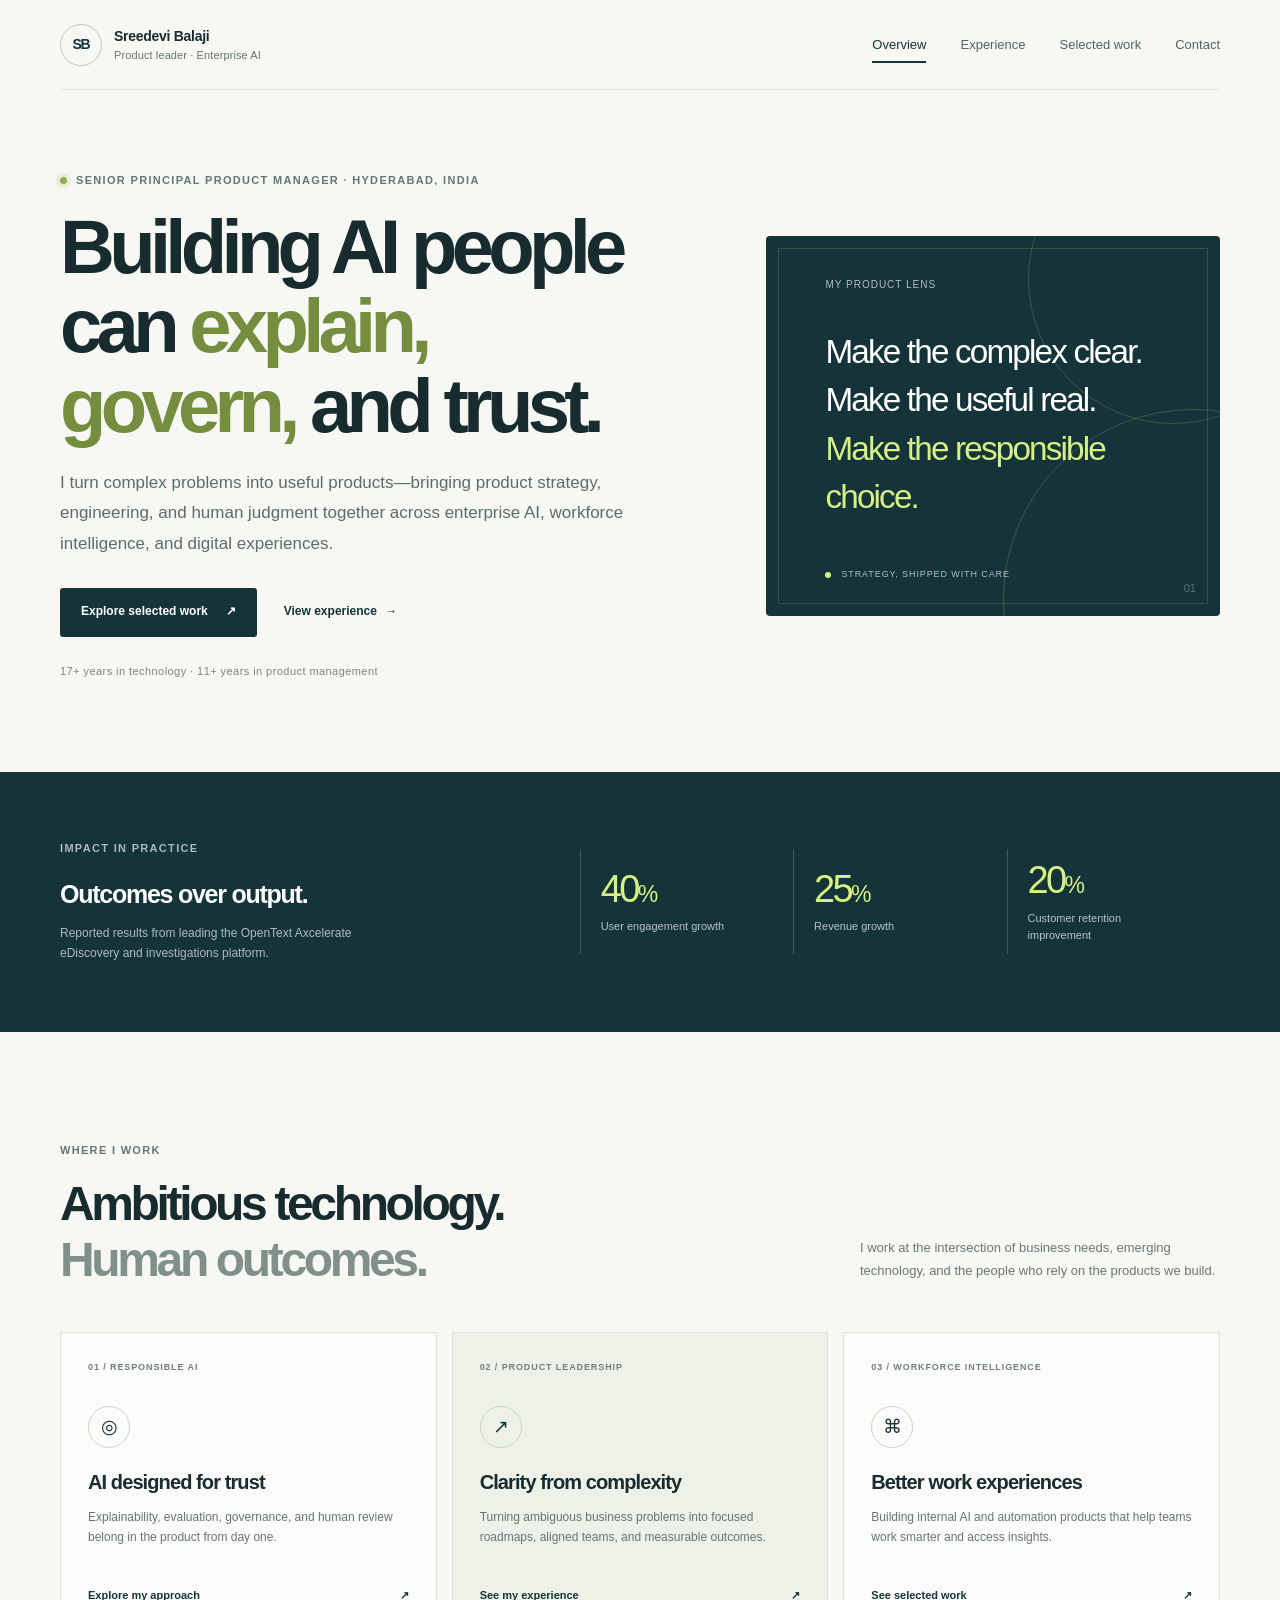
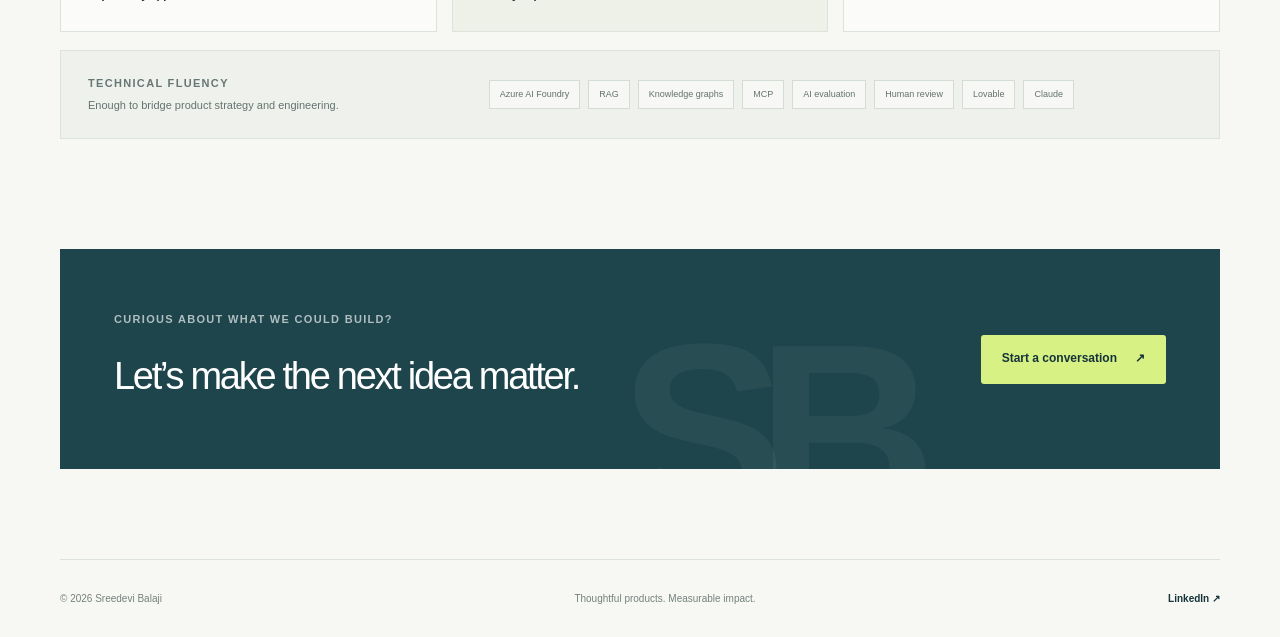
<file: index.html>
<!doctype html>
<html lang="en">
<head>
  <meta charset="utf-8">
  <meta name="viewport" content="width=device-width, initial-scale=1">
  <meta name="theme-color" content="#15343a">
  <meta name="description" content="Sreedevi Balaji is a senior product leader building explainable, trustworthy enterprise AI and workforce products.">
  <title>Sreedevi Balaji | Product leader for enterprise AI</title>
  <link rel="stylesheet" href="styles.css">
  <script src="script.js" defer></script>
</head>
<body>
  <a class="skip-link" href="#main">Skip to content</a>
  <header class="site-header">
    <a class="brand" href="index.html" aria-label="Sreedevi Balaji home">
      <span class="brand-mark" aria-hidden="true">SB</span>
      <span class="brand-name">Sreedevi Balaji<span class="brand-role">Product leader · Enterprise AI</span></span>
    </a>
    <button class="menu-toggle" type="button" aria-expanded="false" aria-controls="primary-nav" aria-label="Open navigation">
      <span></span><span></span>
    </button>
    <nav class="nav-links" id="primary-nav" aria-label="Main navigation">
      <a href="index.html" aria-current="page">Overview</a>
      <a href="experience.html">Experience</a>
      <a href="projects.html">Selected work</a>
      <a href="contact.html">Contact</a>
    </nav>
  </header>

  <main id="main">
    <section class="hero section-shell">
      <div class="hero-copy">
        <p class="eyebrow"><span class="eyebrow-dot"></span> Senior Principal Product Manager · Hyderabad, India</p>
        <h1>Building AI people can <span class="text-highlight">explain, govern,</span> and trust.</h1>
        <p class="hero-lede">I turn complex problems into useful products—bringing product strategy, engineering, and human judgment together across enterprise AI, workforce intelligence, and digital experiences.</p>
        <div class="button-row">
          <a class="button button-dark" href="projects.html">Explore selected work <span aria-hidden="true">↗</span></a>
          <a class="text-link" href="experience.html">View experience <span aria-hidden="true">→</span></a>
        </div>
        <p class="hero-note">17+ years in technology · 11+ years in product management</p>
      </div>
      <aside class="hero-card" aria-label="Product leadership principles">
        <div class="orbit orbit-one" aria-hidden="true"></div>
        <div class="orbit orbit-two" aria-hidden="true"></div>
        <div class="hero-card-content">
          <span class="card-kicker">My product lens</span>
          <p>Make the complex clear.<br>Make the useful real.<br><span>Make the responsible choice.</span></p>
          <div class="hero-card-foot">
            <span class="signal-dot"></span>
            <span>Strategy, shipped with care</span>
          </div>
        </div>
        <span class="hero-card-number" aria-hidden="true">01</span>
      </aside>
    </section>

    <section class="proof-band" aria-labelledby="proof-title">
      <div class="section-shell proof-inner">
        <div class="proof-intro">
          <p class="eyebrow eyebrow-light">Impact in practice</p>
          <h2 id="proof-title">Outcomes over output.</h2>
          <p>Reported results from leading the OpenText Axcelerate eDiscovery and investigations platform.</p>
        </div>
        <div class="stat-grid">
          <div class="stat">
            <strong>40<span>%</span></strong>
            <span>User engagement growth</span>
          </div>
          <div class="stat">
            <strong>25<span>%</span></strong>
            <span>Revenue growth</span>
          </div>
          <div class="stat">
            <strong>20<span>%</span></strong>
            <span>Customer retention improvement</span>
          </div>
        </div>
      </div>
    </section>

    <section class="section-shell section-padding" aria-labelledby="focus-title">
      <div class="section-heading">
        <div>
          <p class="eyebrow">Where I work</p>
          <h2 id="focus-title">Ambitious technology.<br><span class="muted-heading">Human outcomes.</span></h2>
        </div>
        <p class="section-aside">I work at the intersection of business needs, emerging technology, and the people who rely on the products we build.</p>
      </div>
      <div class="focus-grid">
        <article class="focus-card">
          <span class="focus-index">01 / RESPONSIBLE AI</span>
          <div class="focus-icon" aria-hidden="true">◎</div>
          <h3>AI designed for trust</h3>
          <p>Explainability, evaluation, governance, and human review belong in the product from day one.</p>
          <a href="projects.html#responsible-ai" class="card-link">Explore my approach <span aria-hidden="true">↗</span></a>
        </article>
        <article class="focus-card focus-card-accent">
          <span class="focus-index">02 / PRODUCT LEADERSHIP</span>
          <div class="focus-icon" aria-hidden="true">↗</div>
          <h3>Clarity from complexity</h3>
          <p>Turning ambiguous business problems into focused roadmaps, aligned teams, and measurable outcomes.</p>
          <a href="experience.html" class="card-link">See my experience <span aria-hidden="true">↗</span></a>
        </article>
        <article class="focus-card">
          <span class="focus-index">03 / WORKFORCE INTELLIGENCE</span>
          <div class="focus-icon" aria-hidden="true">⌘</div>
          <h3>Better work experiences</h3>
          <p>Building internal AI and automation products that help teams work smarter and access insights.</p>
          <a href="projects.html#workforce" class="card-link">See selected work <span aria-hidden="true">↗</span></a>
        </article>
      </div>
      <div class="toolkit-strip">
        <div>
          <p class="eyebrow">Technical fluency</p>
          <p>Enough to bridge product strategy and engineering.</p>
        </div>
        <div class="tag-row" aria-label="AI and prototyping tools">
          <span>Azure AI Foundry</span>
          <span>RAG</span>
          <span>Knowledge graphs</span>
          <span>MCP</span>
          <span>AI evaluation</span>
          <span>Human review</span>
          <span>Lovable</span>
          <span>Claude</span>
        </div>
      </div>
    </section>

    <section class="closing-banner section-shell">
      <div>
        <p class="eyebrow eyebrow-light">Curious about what we could build?</p>
        <h2>Let’s make the next idea matter.</h2>
      </div>
      <a class="button button-light" href="contact.html">Start a conversation <span aria-hidden="true">↗</span></a>
      <span class="banner-mark" aria-hidden="true">SB</span>
    </section>
  </main>

  <footer class="site-footer">
    <span>© <span data-current-year>2026</span> Sreedevi Balaji</span>
    <span>Thoughtful products. Measurable impact.</span>
    <a href="https://www.linkedin.com/in/sreedevi-balaji/" target="_blank" rel="noopener noreferrer">LinkedIn <span aria-hidden="true">↗</span></a>
  </footer>
</body>
</html>
</file>
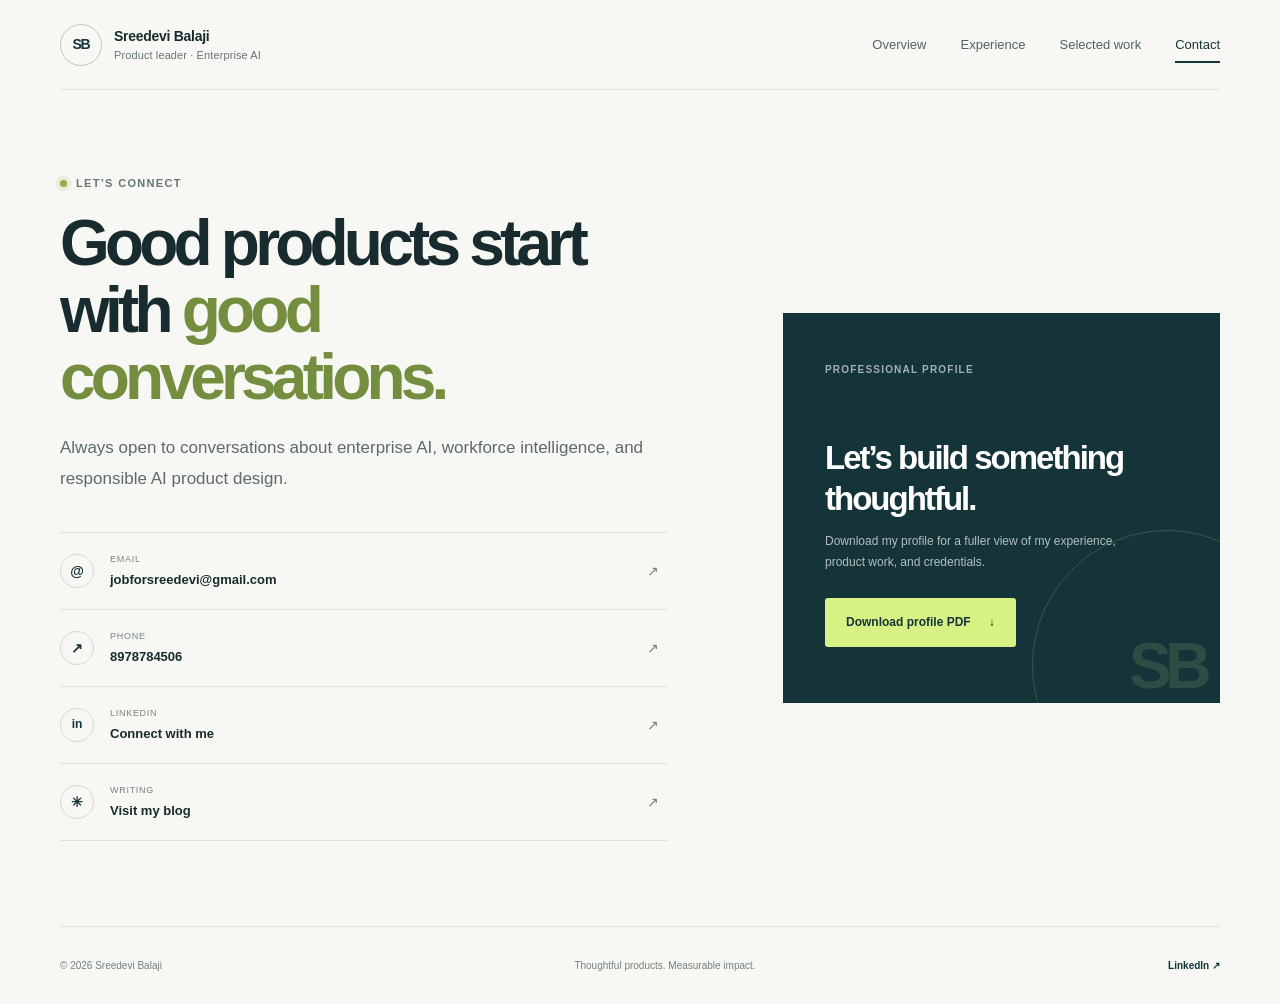
<file: contact.html>
<!doctype html>
<html lang="en">
<head>
  <meta charset="utf-8">
  <meta name="viewport" content="width=device-width, initial-scale=1">
  <meta name="theme-color" content="#15343a">
  <meta name="description" content="Contact Sreedevi Balaji to discuss enterprise AI, workforce intelligence, responsible AI, and product leadership.">
  <title>Contact | Sreedevi Balaji</title>
  <link rel="stylesheet" href="styles.css">
  <script src="script.js" defer></script>
</head>
<body>
  <a class="skip-link" href="#main">Skip to content</a>
  <header class="site-header">
    <a class="brand" href="index.html" aria-label="Sreedevi Balaji home">
      <span class="brand-mark" aria-hidden="true">SB</span>
      <span class="brand-name">Sreedevi Balaji<span class="brand-role">Product leader · Enterprise AI</span></span>
    </a>
    <button class="menu-toggle" type="button" aria-expanded="false" aria-controls="primary-nav" aria-label="Open navigation">
      <span></span><span></span>
    </button>
    <nav class="nav-links" id="primary-nav" aria-label="Main navigation">
      <a href="index.html">Overview</a>
      <a href="experience.html">Experience</a>
      <a href="projects.html">Selected work</a>
      <a href="contact.html" aria-current="page">Contact</a>
    </nav>
  </header>

  <main id="main">
    <section class="contact-hero section-shell">
      <div class="contact-copy">
        <p class="eyebrow"><span class="eyebrow-dot"></span> Let’s connect</p>
        <h1>Good products start with <span class="text-highlight">good conversations.</span></h1>
        <p class="page-lede">Always open to conversations about enterprise AI, workforce intelligence, and responsible AI product design.</p>
        <div class="contact-links">
          <a class="contact-link" href="mailto:jobforsreedevi@gmail.com">
            <span class="contact-link-icon" aria-hidden="true">@</span>
            <span><small>Email</small><strong>jobforsreedevi@gmail.com</strong></span>
            <span class="contact-arrow" aria-hidden="true">↗</span>
          </a>
          <a class="contact-link" href="tel:8978784506">
            <span class="contact-link-icon" aria-hidden="true">↗</span>
            <span><small>Phone</small><strong>8978784506</strong></span>
            <span class="contact-arrow" aria-hidden="true">↗</span>
          </a>
          <a class="contact-link" href="https://www.linkedin.com/in/sreedevi-balaji/" target="_blank" rel="noopener noreferrer">
            <span class="contact-link-icon contact-link-in" aria-hidden="true">in</span>
            <span><small>LinkedIn</small><strong>Connect with me</strong></span>
            <span class="contact-arrow" aria-hidden="true">↗</span>
          </a>
          <a class="contact-link" href="https://sreedevibalajib.wixsite.com/blog" target="_blank" rel="noopener noreferrer">
            <span class="contact-link-icon" aria-hidden="true">✳</span>
            <span><small>Writing</small><strong>Visit my blog</strong></span>
            <span class="contact-arrow" aria-hidden="true">↗</span>
          </a>
        </div>
      </div>
      <aside class="contact-aside">
        <span class="contact-aside-label">Professional profile</span>
        <h2>Let’s build something thoughtful.</h2>
        <p>Download my profile for a fuller view of my experience, product work, and credentials.</p>
        <a class="button button-light" href="Profile.pdf" download>Download profile PDF <span aria-hidden="true">↓</span></a>
        <span class="contact-orbit" aria-hidden="true">SB</span>
      </aside>
    </section>
  </main>

  <footer class="site-footer">
    <span>© <span data-current-year>2026</span> Sreedevi Balaji</span>
    <span>Thoughtful products. Measurable impact.</span>
    <a href="https://www.linkedin.com/in/sreedevi-balaji/" target="_blank" rel="noopener noreferrer">LinkedIn <span aria-hidden="true">↗</span></a>
  </footer>
</body>
</html>
</file>
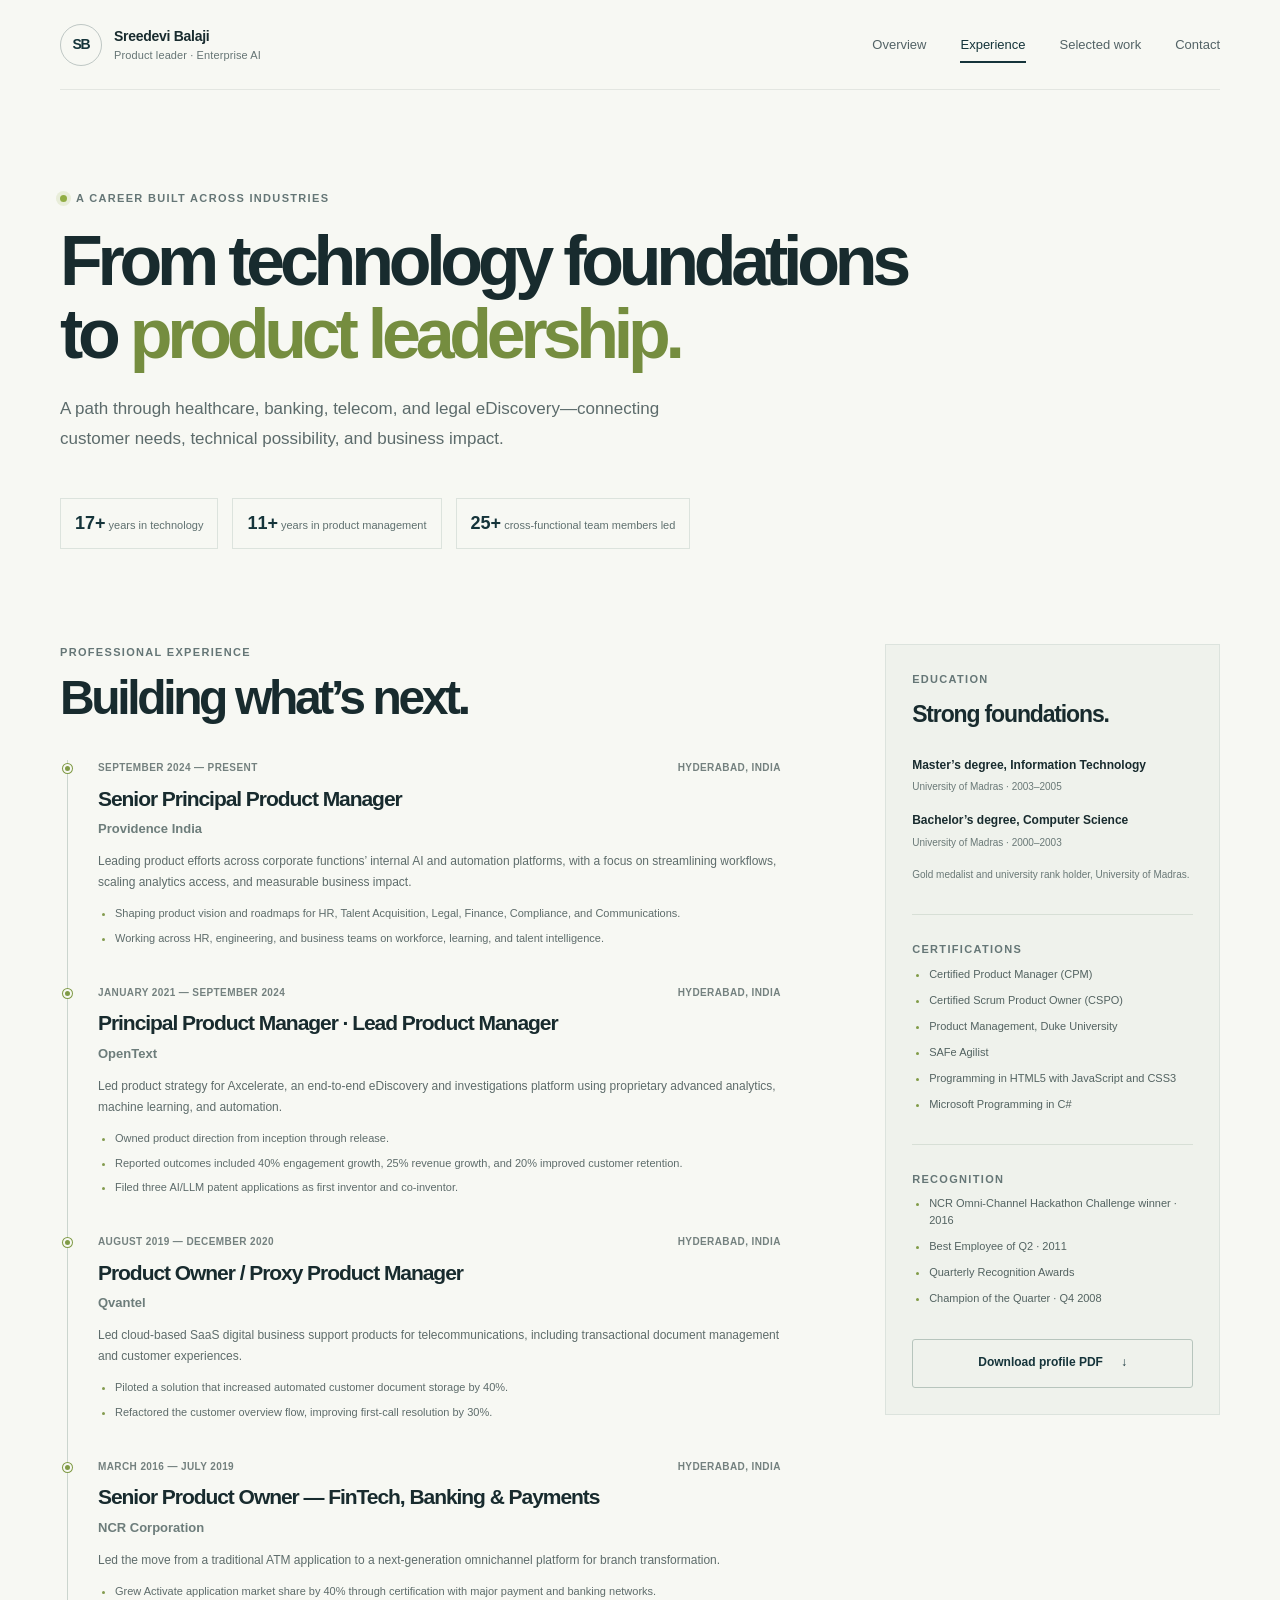
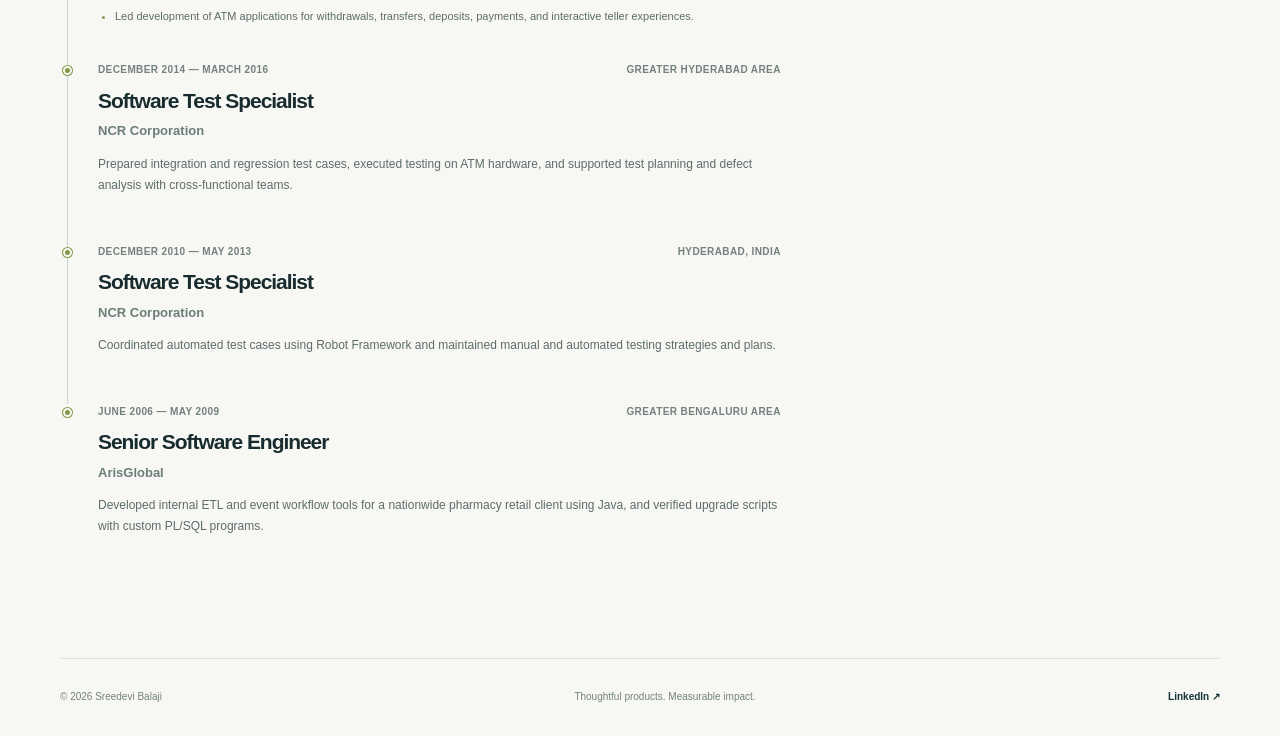
<file: experience.html>
<!doctype html>
<html lang="en">
<head>
  <meta charset="utf-8">
  <meta name="viewport" content="width=device-width, initial-scale=1">
  <meta name="theme-color" content="#15343a">
  <meta name="description" content="Explore Sreedevi Balaji's product leadership experience across enterprise AI, eDiscovery, telecom, financial services, and healthcare.">
  <title>Experience | Sreedevi Balaji</title>
  <link rel="stylesheet" href="styles.css">
  <script src="script.js" defer></script>
</head>
<body>
  <a class="skip-link" href="#main">Skip to content</a>
  <header class="site-header">
    <a class="brand" href="index.html" aria-label="Sreedevi Balaji home">
      <span class="brand-mark" aria-hidden="true">SB</span>
      <span class="brand-name">Sreedevi Balaji<span class="brand-role">Product leader · Enterprise AI</span></span>
    </a>
    <button class="menu-toggle" type="button" aria-expanded="false" aria-controls="primary-nav" aria-label="Open navigation">
      <span></span><span></span>
    </button>
    <nav class="nav-links" id="primary-nav" aria-label="Main navigation">
      <a href="index.html">Overview</a>
      <a href="experience.html" aria-current="page">Experience</a>
      <a href="projects.html">Selected work</a>
      <a href="contact.html">Contact</a>
    </nav>
  </header>

  <main id="main">
    <section class="page-hero section-shell">
      <p class="eyebrow"><span class="eyebrow-dot"></span> A career built across industries</p>
      <h1>From technology foundations to <span class="text-highlight">product leadership.</span></h1>
      <p class="page-lede">A path through healthcare, banking, telecom, and legal eDiscovery—connecting customer needs, technical possibility, and business impact.</p>
      <div class="experience-highlights">
        <span><strong>17+</strong> years in technology</span>
        <span><strong>11+</strong> years in product management</span>
        <span><strong>25+</strong> cross-functional team members led</span>
      </div>
    </section>

    <section class="section-shell section-padding experience-layout" aria-label="Professional experience and credentials">
      <div class="timeline">
        <div class="timeline-heading">
          <p class="eyebrow">Professional experience</p>
          <h2>Building what’s next.</h2>
        </div>
        <article class="timeline-item">
          <span class="timeline-marker" aria-hidden="true"></span>
          <div class="timeline-meta"><span>September 2024 — Present</span><span class="timeline-location">Hyderabad, India</span></div>
          <h3>Senior Principal Product Manager</h3>
          <p class="company-name">Providence India</p>
          <p>Leading product efforts across corporate functions’ internal AI and automation platforms, with a focus on streamlining workflows, scaling analytics access, and measurable business impact.</p>
          <ul class="detail-list">
            <li>Shaping product vision and roadmaps for HR, Talent Acquisition, Legal, Finance, Compliance, and Communications.</li>
            <li>Working across HR, engineering, and business teams on workforce, learning, and talent intelligence.</li>
          </ul>
        </article>
        <article class="timeline-item">
          <span class="timeline-marker" aria-hidden="true"></span>
          <div class="timeline-meta"><span>January 2021 — September 2024</span><span class="timeline-location">Hyderabad, India</span></div>
          <h3>Principal Product Manager · Lead Product Manager</h3>
          <p class="company-name">OpenText</p>
          <p>Led product strategy for Axcelerate, an end-to-end eDiscovery and investigations platform using proprietary advanced analytics, machine learning, and automation.</p>
          <ul class="detail-list">
            <li>Owned product direction from inception through release.</li>
            <li>Reported outcomes included 40% engagement growth, 25% revenue growth, and 20% improved customer retention.</li>
            <li>Filed three AI/LLM patent applications as first inventor and co-inventor.</li>
          </ul>
        </article>
        <article class="timeline-item">
          <span class="timeline-marker" aria-hidden="true"></span>
          <div class="timeline-meta"><span>August 2019 — December 2020</span><span class="timeline-location">Hyderabad, India</span></div>
          <h3>Product Owner / Proxy Product Manager</h3>
          <p class="company-name">Qvantel</p>
          <p>Led cloud-based SaaS digital business support products for telecommunications, including transactional document management and customer experiences.</p>
          <ul class="detail-list">
            <li>Piloted a solution that increased automated customer document storage by 40%.</li>
            <li>Refactored the customer overview flow, improving first-call resolution by 30%.</li>
          </ul>
        </article>
        <article class="timeline-item">
          <span class="timeline-marker" aria-hidden="true"></span>
          <div class="timeline-meta"><span>March 2016 — July 2019</span><span class="timeline-location">Hyderabad, India</span></div>
          <h3>Senior Product Owner — FinTech, Banking & Payments</h3>
          <p class="company-name">NCR Corporation</p>
          <p>Led the move from a traditional ATM application to a next-generation omnichannel platform for branch transformation.</p>
          <ul class="detail-list">
            <li>Grew Activate application market share by 40% through certification with major payment and banking networks.</li>
            <li>Led development of ATM applications for withdrawals, transfers, deposits, payments, and interactive teller experiences.</li>
          </ul>
        </article>
        <article class="timeline-item">
          <span class="timeline-marker" aria-hidden="true"></span>
          <div class="timeline-meta"><span>December 2014 — March 2016</span><span class="timeline-location">Greater Hyderabad Area</span></div>
          <h3>Software Test Specialist</h3>
          <p class="company-name">NCR Corporation</p>
          <p>Prepared integration and regression test cases, executed testing on ATM hardware, and supported test planning and defect analysis with cross-functional teams.</p>
        </article>
        <article class="timeline-item">
          <span class="timeline-marker" aria-hidden="true"></span>
          <div class="timeline-meta"><span>December 2010 — May 2013</span><span class="timeline-location">Hyderabad, India</span></div>
          <h3>Software Test Specialist</h3>
          <p class="company-name">NCR Corporation</p>
          <p>Coordinated automated test cases using Robot Framework and maintained manual and automated testing strategies and plans.</p>
        </article>
        <article class="timeline-item">
          <span class="timeline-marker" aria-hidden="true"></span>
          <div class="timeline-meta"><span>June 2006 — May 2009</span><span class="timeline-location">Greater Bengaluru Area</span></div>
          <h3>Senior Software Engineer</h3>
          <p class="company-name">ArisGlobal</p>
          <p>Developed internal ETL and event workflow tools for a nationwide pharmacy retail client using Java, and verified upgrade scripts with custom PL/SQL programs.</p>
        </article>
      </div>

      <aside class="credentials-panel">
        <div class="credential-block">
          <p class="eyebrow">Education</p>
          <h2>Strong foundations.</h2>
          <div class="credential-item">
            <strong>Master’s degree, Information Technology</strong>
            <span>University of Madras · 2003–2005</span>
          </div>
          <div class="credential-item">
            <strong>Bachelor’s degree, Computer Science</strong>
            <span>University of Madras · 2000–2003</span>
          </div>
          <p class="credential-note">Gold medalist and university rank holder, University of Madras.</p>
        </div>
        <div class="credential-block">
          <p class="eyebrow">Certifications</p>
          <ul class="credential-list">
            <li>Certified Product Manager (CPM)</li>
            <li>Certified Scrum Product Owner (CSPO)</li>
            <li>Product Management, Duke University</li>
            <li>SAFe Agilist</li>
            <li>Programming in HTML5 with JavaScript and CSS3</li>
            <li>Microsoft Programming in C#</li>
          </ul>
        </div>
        <div class="credential-block">
          <p class="eyebrow">Recognition</p>
          <ul class="credential-list">
            <li>NCR Omni-Channel Hackathon Challenge winner · 2016</li>
            <li>Best Employee of Q2 · 2011</li>
            <li>Quarterly Recognition Awards</li>
            <li>Champion of the Quarter · Q4 2008</li>
          </ul>
        </div>
        <a class="button button-outline" href="Profile.pdf" download>Download profile PDF <span aria-hidden="true">↓</span></a>
      </aside>
    </section>
  </main>

  <footer class="site-footer">
    <span>© <span data-current-year>2026</span> Sreedevi Balaji</span>
    <span>Thoughtful products. Measurable impact.</span>
    <a href="https://www.linkedin.com/in/sreedevi-balaji/" target="_blank" rel="noopener noreferrer">LinkedIn <span aria-hidden="true">↗</span></a>
  </footer>
</body>
</html>
</file>
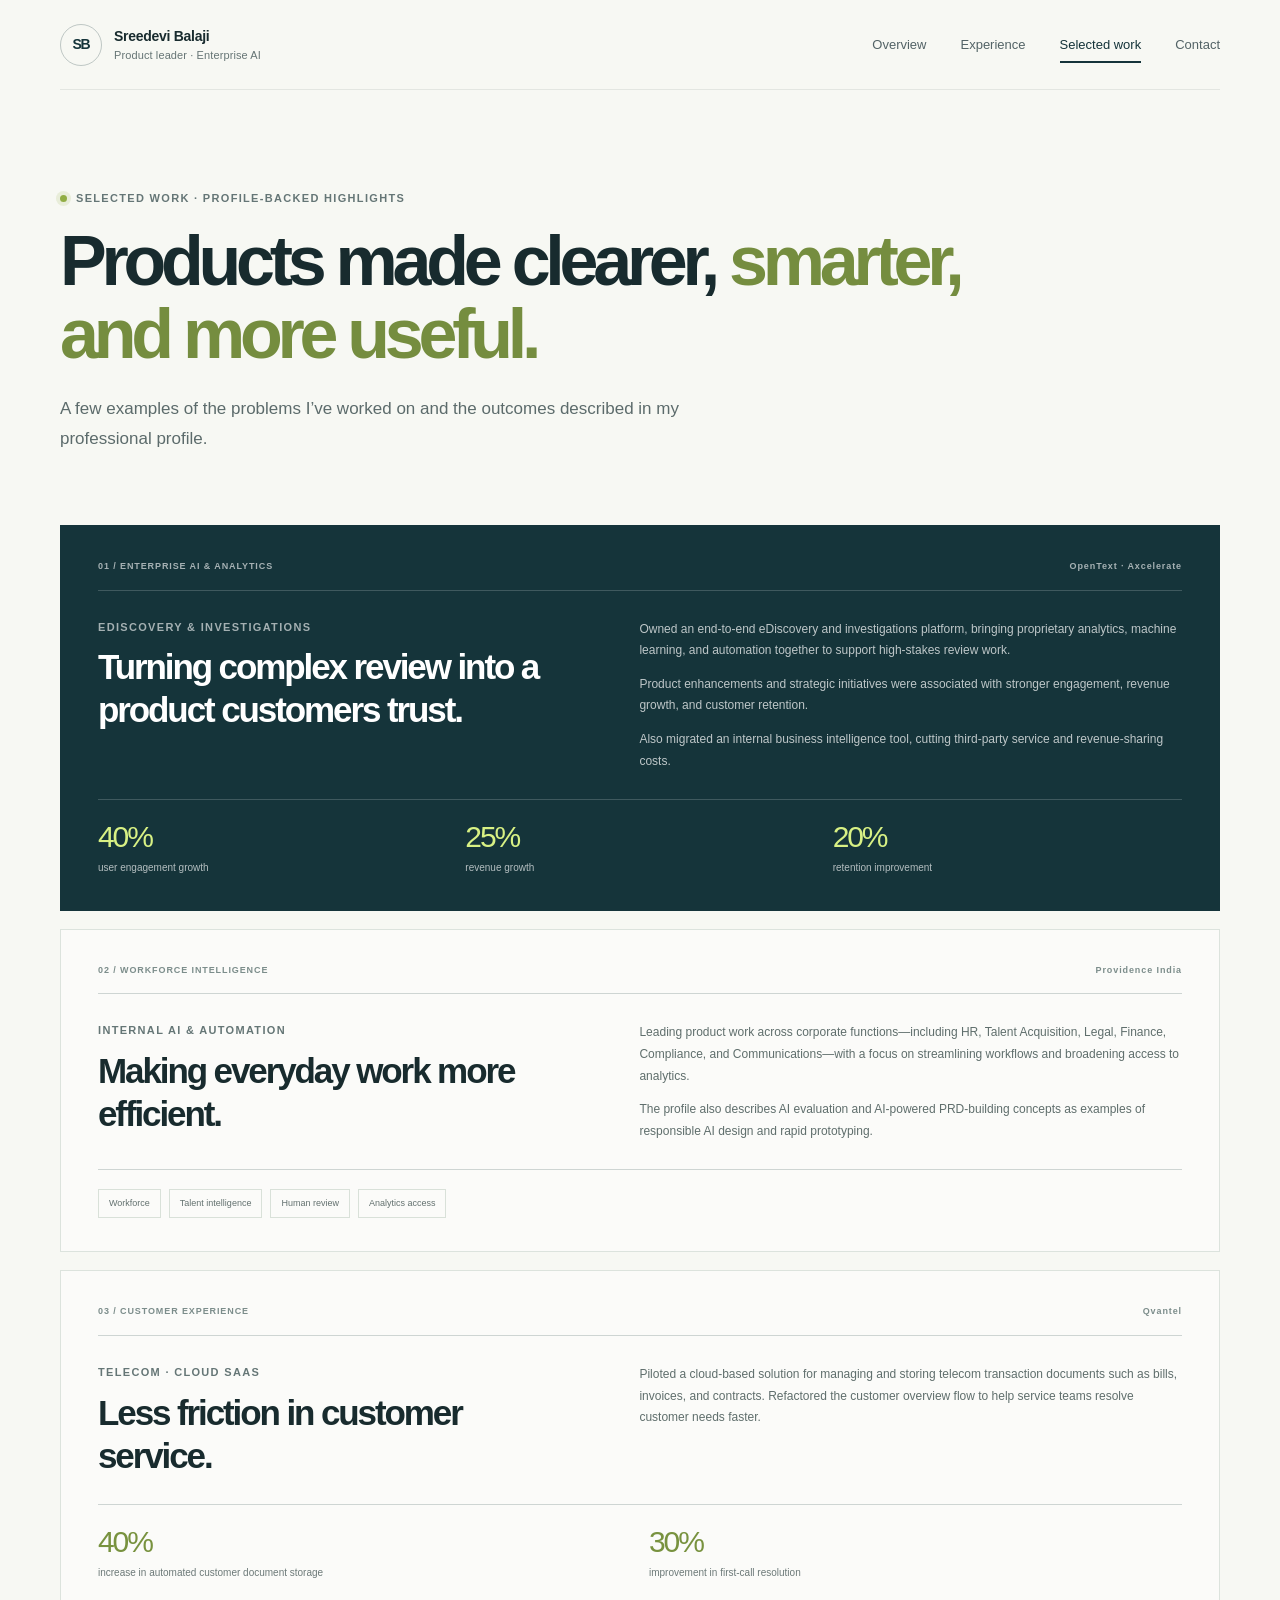
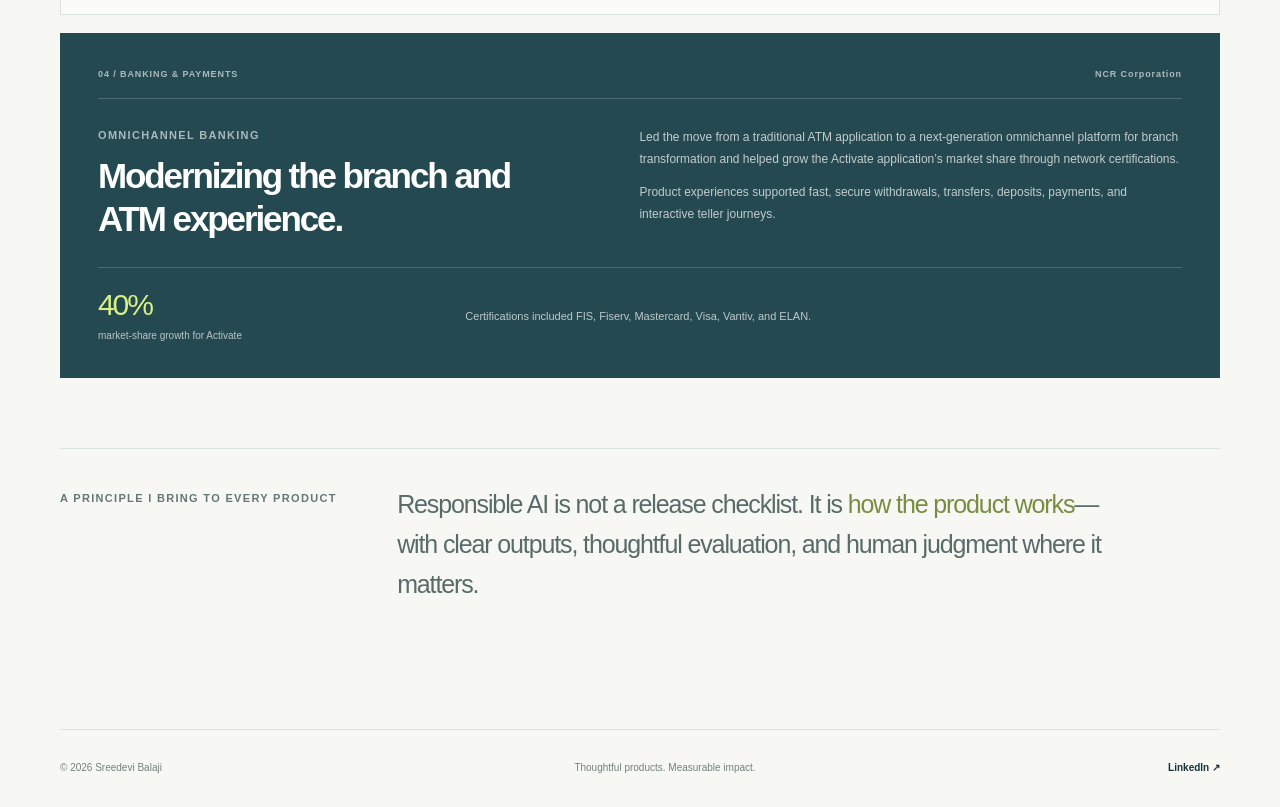
<file: projects.html>
<!doctype html>
<html lang="en">
<head>
  <meta charset="utf-8">
  <meta name="viewport" content="width=device-width, initial-scale=1">
  <meta name="theme-color" content="#15343a">
  <meta name="description" content="Selected product work by Sreedevi Balaji across enterprise AI, eDiscovery, workforce intelligence, telecom, banking, and payments.">
  <title>Selected work | Sreedevi Balaji</title>
  <link rel="stylesheet" href="styles.css">
  <script src="script.js" defer></script>
</head>
<body>
  <a class="skip-link" href="#main">Skip to content</a>
  <header class="site-header">
    <a class="brand" href="index.html" aria-label="Sreedevi Balaji home">
      <span class="brand-mark" aria-hidden="true">SB</span>
      <span class="brand-name">Sreedevi Balaji<span class="brand-role">Product leader · Enterprise AI</span></span>
    </a>
    <button class="menu-toggle" type="button" aria-expanded="false" aria-controls="primary-nav" aria-label="Open navigation">
      <span></span><span></span>
    </button>
    <nav class="nav-links" id="primary-nav" aria-label="Main navigation">
      <a href="index.html">Overview</a>
      <a href="experience.html">Experience</a>
      <a href="projects.html" aria-current="page">Selected work</a>
      <a href="contact.html">Contact</a>
    </nav>
  </header>

  <main id="main">
    <section class="page-hero section-shell">
      <p class="eyebrow"><span class="eyebrow-dot"></span> Selected work · Profile-backed highlights</p>
      <h1>Products made clearer, <span class="text-highlight">smarter, and more useful.</span></h1>
      <p class="page-lede">A few examples of the problems I’ve worked on and the outcomes described in my professional profile.</p>
    </section>

    <section class="section-shell project-list" aria-label="Selected product work">
      <article class="project-card project-card-featured" id="ediscovery">
        <div class="project-topline"><span>01 / ENTERPRISE AI & ANALYTICS</span><span>OpenText · Axcelerate</span></div>
        <div class="project-content">
          <div>
            <p class="eyebrow">eDiscovery & investigations</p>
            <h2>Turning complex review into a product customers trust.</h2>
          </div>
          <div class="project-description">
            <p>Owned an end-to-end eDiscovery and investigations platform, bringing proprietary analytics, machine learning, and automation together to support high-stakes review work.</p>
            <p>Product enhancements and strategic initiatives were associated with stronger engagement, revenue growth, and customer retention.</p>
            <p>Also migrated an internal business intelligence tool, cutting third-party service and revenue-sharing costs.</p>
          </div>
        </div>
        <div class="project-results">
          <div><strong>40%</strong><span>user engagement growth</span></div>
          <div><strong>25%</strong><span>revenue growth</span></div>
          <div><strong>20%</strong><span>retention improvement</span></div>
        </div>
      </article>

      <article class="project-card" id="workforce">
        <div class="project-topline"><span>02 / WORKFORCE INTELLIGENCE</span><span>Providence India</span></div>
        <div class="project-content">
          <div>
            <p class="eyebrow">Internal AI & automation</p>
            <h2>Making everyday work more efficient.</h2>
          </div>
          <div class="project-description">
            <p>Leading product work across corporate functions—including HR, Talent Acquisition, Legal, Finance, Compliance, and Communications—with a focus on streamlining workflows and broadening access to analytics.</p>
            <p>The profile also describes AI evaluation and AI-powered PRD-building concepts as examples of responsible AI design and rapid prototyping.</p>
          </div>
        </div>
        <div class="tag-row"><span>Workforce</span><span>Talent intelligence</span><span>Human review</span><span>Analytics access</span></div>
      </article>

      <article class="project-card" id="telecom">
        <div class="project-topline"><span>03 / CUSTOMER EXPERIENCE</span><span>Qvantel</span></div>
        <div class="project-content">
          <div>
            <p class="eyebrow">Telecom · Cloud SaaS</p>
            <h2>Less friction in customer service.</h2>
          </div>
          <div class="project-description">
            <p>Piloted a cloud-based solution for managing and storing telecom transaction documents such as bills, invoices, and contracts. Refactored the customer overview flow to help service teams resolve customer needs faster.</p>
          </div>
        </div>
        <div class="project-results project-results-two">
          <div><strong>40%</strong><span>increase in automated customer document storage</span></div>
          <div><strong>30%</strong><span>improvement in first-call resolution</span></div>
        </div>
      </article>

      <article class="project-card project-card-dark">
        <div class="project-topline"><span>04 / BANKING & PAYMENTS</span><span>NCR Corporation</span></div>
        <div class="project-content">
          <div>
            <p class="eyebrow">Omnichannel banking</p>
            <h2>Modernizing the branch and ATM experience.</h2>
          </div>
          <div class="project-description">
            <p>Led the move from a traditional ATM application to a next-generation omnichannel platform for branch transformation and helped grow the Activate application’s market share through network certifications.</p>
            <p>Product experiences supported fast, secure withdrawals, transfers, deposits, payments, and interactive teller journeys.</p>
          </div>
        </div>
        <div class="project-results">
          <div><strong>40%</strong><span>market-share growth for Activate</span></div>
          <div class="result-note">Certifications included FIS, Fiserv, Mastercard, Visa, Vantiv, and ELAN.</div>
        </div>
      </article>
    </section>

    <section class="section-shell principles-strip" id="responsible-ai">
      <p class="eyebrow">A principle I bring to every product</p>
      <p>Responsible AI is not a release checklist. It is <em>how the product works</em>—with clear outputs, thoughtful evaluation, and human judgment where it matters.</p>
    </section>
  </main>

  <footer class="site-footer">
    <span>© <span data-current-year>2026</span> Sreedevi Balaji</span>
    <span>Thoughtful products. Measurable impact.</span>
    <a href="https://www.linkedin.com/in/sreedevi-balaji/" target="_blank" rel="noopener noreferrer">LinkedIn <span aria-hidden="true">↗</span></a>
  </footer>
</body>
</html>
</file>
<file: styles.css>
:root {
  color-scheme: light;
  --ink: #182b2e;
  --muted: #667575;
  --deep: #15343a;
  --deep-2: #1d454b;
  --accent: #d8f184;
  --paper: #f7f8f3;
  --white: #fff;
  --line: #dce3dd;
  --serif: "Aptos Display", "Avenir Next", "Segoe UI", sans-serif;
  --sans: "Aptos", "Avenir Next", "Segoe UI", sans-serif;
  --shell: min(1160px, calc(100% - 64px));
}

* {
  box-sizing: border-box;
}

html {
  scroll-behavior: smooth;
}

body {
  margin: 0;
  color: var(--ink);
  background: var(--paper);
  font-family: var(--sans);
  font-size: 16px;
  line-height: 1.65;
  -webkit-font-smoothing: antialiased;
}

a {
  color: inherit;
  text-decoration: none;
}

a:focus-visible,
button:focus-visible {
  outline: 3px solid #99bd3a;
  outline-offset: 4px;
}

.skip-link {
  position: absolute;
  z-index: 10;
  top: 12px;
  left: 12px;
  padding: 10px 16px;
  color: var(--white);
  background: var(--deep);
  transform: translateY(-150%);
}

.skip-link:focus {
  transform: translateY(0);
}

.section-shell {
  width: var(--shell);
  margin-inline: auto;
}

.site-header {
  position: relative;
  z-index: 5;
  display: flex;
  width: var(--shell);
  min-height: 90px;
  margin-inline: auto;
  align-items: center;
  justify-content: space-between;
  border-bottom: 1px solid rgba(24, 43, 46, 0.09);
}

.brand {
  display: inline-flex;
  align-items: center;
  gap: 12px;
}

.brand-mark {
  display: grid;
  width: 42px;
  height: 42px;
  place-items: center;
  border: 1px solid rgba(21, 52, 58, 0.25);
  border-radius: 50%;
  color: var(--deep);
  font-family: var(--serif);
  font-size: 14px;
  font-weight: 800;
  letter-spacing: -0.08em;
}

.brand-name {
  display: grid;
  color: var(--ink);
  font-size: 14px;
  font-weight: 700;
  letter-spacing: -0.02em;
  line-height: 1.3;
}

.brand-role {
  margin-top: 3px;
  color: var(--muted);
  font-size: 11px;
  font-weight: 400;
  letter-spacing: 0.01em;
}

.nav-links {
  display: flex;
  align-items: center;
  gap: 34px;
}

.nav-links a {
  position: relative;
  padding: 8px 0;
  color: #536366;
  font-size: 13px;
  font-weight: 500;
  transition: color 160ms ease;
}

.nav-links a:hover,
.nav-links a[aria-current="page"] {
  color: var(--deep);
}

.nav-links a[aria-current="page"]::after {
  position: absolute;
  right: 0;
  bottom: 0;
  left: 0;
  height: 2px;
  background: var(--deep);
  content: "";
}

.menu-toggle {
  display: none;
  width: 44px;
  height: 44px;
  padding: 12px;
  border: 1px solid var(--line);
  border-radius: 50%;
  background: transparent;
  cursor: pointer;
}

.menu-toggle span {
  display: block;
  width: 18px;
  height: 1px;
  margin: 5px auto;
  background: var(--deep);
}

.hero {
  display: grid;
  min-height: 620px;
  padding-block: 82px 92px;
  align-items: center;
  grid-template-columns: minmax(0, 1.15fr) minmax(320px, 0.85fr);
  gap: 8%;
}

.hero-copy {
  max-width: 690px;
}

.eyebrow {
  display: flex;
  margin: 0 0 18px;
  align-items: center;
  gap: 9px;
  color: #657676;
  font-size: 11px;
  font-weight: 700;
  letter-spacing: 0.12em;
  line-height: 1.5;
  text-transform: uppercase;
}

.eyebrow-dot {
  width: 7px;
  height: 7px;
  flex: 0 0 auto;
  border-radius: 50%;
  background: #91ad44;
  box-shadow: 0 0 0 4px rgba(145, 173, 68, 0.15);
}

h1,
h2,
h3,
p {
  margin-top: 0;
}

h1,
h2,
h3 {
  font-family: var(--serif);
}

h1 {
  max-width: 760px;
  margin-bottom: 22px;
  font-size: clamp(46px, 6vw, 76px);
  font-weight: 600;
  letter-spacing: -0.075em;
  line-height: 1.05;
}

.text-highlight {
  color: #758d3f;
}

.hero-lede,
.page-lede {
  max-width: 610px;
  margin-bottom: 28px;
  color: #5c6b6b;
  font-size: 17px;
  line-height: 1.8;
}

.button-row {
  display: flex;
  flex-wrap: wrap;
  align-items: center;
  gap: 27px;
}

.button {
  display: inline-flex;
  min-height: 49px;
  padding: 0 20px;
  align-items: center;
  justify-content: center;
  gap: 18px;
  border: 1px solid transparent;
  border-radius: 3px;
  font-size: 12px;
  font-weight: 700;
  transition: transform 160ms ease, background-color 160ms ease, border-color 160ms ease;
}

.button:hover {
  transform: translateY(-2px);
}

.button-dark {
  color: var(--white);
  background: var(--deep);
}

.button-dark:hover {
  background: #23505a;
}

.button-light {
  color: var(--deep);
  background: var(--accent);
}

.button-light:hover {
  background: #e3f6a1;
}

.button-outline {
  width: 100%;
  color: var(--deep);
  border-color: #b7c5bd;
  background: transparent;
}

.button-outline:hover {
  border-color: var(--deep);
  background: #edf1e9;
}

.text-link {
  color: var(--deep);
  font-size: 12px;
  font-weight: 700;
}

.text-link span {
  margin-left: 5px;
}

.hero-note {
  margin: 25px 0 0;
  color: #788583;
  font-size: 11px;
  letter-spacing: 0.04em;
}

.hero-card {
  position: relative;
  display: flex;
  min-height: 380px;
  overflow: hidden;
  align-items: center;
  justify-content: center;
  border-radius: 4px;
  color: var(--white);
  background: var(--deep);
  isolation: isolate;
}

.hero-card::before {
  position: absolute;
  z-index: -1;
  inset: 12px;
  border: 1px solid rgba(216, 241, 132, 0.17);
  content: "";
}

.hero-card-content {
  position: relative;
  z-index: 1;
  width: 74%;
}

.card-kicker,
.hero-card-foot {
  color: rgba(255, 255, 255, 0.68);
  font-size: 10px;
  letter-spacing: 0.1em;
  text-transform: uppercase;
}

.hero-card-content > p {
  margin: 32px 0 46px;
  font-family: var(--serif);
  font-size: clamp(24px, 2.6vw, 35px);
  font-weight: 500;
  letter-spacing: -0.055em;
  line-height: 1.45;
}

.hero-card-content > p span {
  color: var(--accent);
}

.hero-card-foot {
  display: flex;
  align-items: center;
  gap: 10px;
  font-size: 9px;
}

.signal-dot {
  width: 6px;
  height: 6px;
  border-radius: 50%;
  background: var(--accent);
}

.hero-card-number {
  position: absolute;
  right: 24px;
  bottom: 19px;
  color: rgba(255, 255, 255, 0.3);
  font-family: var(--serif);
  font-size: 11px;
}

.orbit {
  position: absolute;
  z-index: -1;
  width: 290px;
  height: 290px;
  border: 1px solid rgba(216, 241, 132, 0.19);
  border-radius: 50%;
}

.orbit-one {
  top: -102px;
  right: -98px;
}

.orbit-two {
  right: -163px;
  bottom: -173px;
  width: 380px;
  height: 380px;
}

.proof-band {
  color: var(--white);
  background: var(--deep);
}

.proof-inner {
  display: grid;
  min-height: 260px;
  padding-block: 45px;
  align-items: center;
  grid-template-columns: 0.8fr 1.2fr;
  gap: 8%;
}

.eyebrow-light {
  color: rgba(255, 255, 255, 0.65);
}

.proof-intro h2 {
  margin-bottom: 9px;
  font-size: 25px;
  font-weight: 600;
  letter-spacing: -0.05em;
}

.proof-intro > p:last-child {
  max-width: 320px;
  margin: 0;
  color: rgba(255, 255, 255, 0.66);
  font-size: 12px;
  line-height: 1.65;
}

.stat-grid {
  display: grid;
  grid-template-columns: repeat(3, 1fr);
}

.stat {
  display: grid;
  min-height: 105px;
  padding: 10px 20px;
  align-content: center;
  border-left: 1px solid rgba(255, 255, 255, 0.19);
}

.stat strong,
.project-results strong {
  color: var(--accent);
  font-family: var(--serif);
  font-size: 38px;
  font-weight: 500;
  letter-spacing: -0.07em;
  line-height: 1.1;
}

.stat strong span {
  font-size: 23px;
}

.stat > span {
  max-width: 130px;
  margin-top: 8px;
  color: rgba(255, 255, 255, 0.7);
  font-size: 11px;
  line-height: 1.5;
}

.section-padding {
  padding-block: 110px;
}

.section-heading {
  display: flex;
  margin-bottom: 45px;
  align-items: end;
  justify-content: space-between;
  gap: 40px;
}

.section-heading h2,
.timeline-heading h2 {
  margin-bottom: 0;
  font-size: clamp(34px, 4vw, 48px);
  font-weight: 600;
  letter-spacing: -0.07em;
  line-height: 1.15;
}

.muted-heading {
  color: #82908b;
}

.section-aside {
  max-width: 360px;
  margin: 0 0 4px;
  color: #697776;
  font-size: 13px;
  line-height: 1.75;
}

.focus-grid {
  display: grid;
  grid-template-columns: repeat(3, 1fr);
  gap: 15px;
}

.focus-card {
  display: flex;
  min-height: 300px;
  padding: 27px;
  flex-direction: column;
  border: 1px solid var(--line);
  background: rgba(255, 255, 255, 0.47);
}

.focus-card-accent {
  background: #edf1e7;
}

.focus-index {
  color: #71807e;
  font-size: 9px;
  font-weight: 700;
  letter-spacing: 0.1em;
}

.focus-icon {
  display: grid;
  width: 42px;
  height: 42px;
  margin-top: 31px;
  place-items: center;
  border: 1px solid #c9d3ca;
  border-radius: 50%;
  color: var(--deep);
  font-size: 19px;
}

.focus-card h3 {
  margin: 18px 0 8px;
  font-size: 20px;
  font-weight: 600;
  letter-spacing: -0.045em;
}

.focus-card p {
  margin: 0 0 22px;
  color: #677575;
  font-size: 12px;
  line-height: 1.7;
}

.card-link {
  display: flex;
  margin-top: auto;
  justify-content: space-between;
  color: var(--deep);
  font-size: 11px;
  font-weight: 700;
}

.toolkit-strip {
  display: grid;
  margin-top: 18px;
  padding: 24px 27px;
  align-items: center;
  grid-template-columns: 0.7fr 1.3fr;
  gap: 22px;
  border: 1px solid var(--line);
  background: #eff2ec;
}

.toolkit-strip .eyebrow {
  margin-bottom: 5px;
}

.toolkit-strip > div:first-child > p:last-child {
  margin: 0;
  color: #647371;
  font-size: 11px;
}

.toolkit-strip .tag-row {
  padding: 0;
  border: 0;
}

.toolkit-strip .tag-row span {
  border-color: #d3ddd3;
  background: rgba(255, 255, 255, 0.46);
}

.closing-banner {
  position: relative;
  display: flex;
  min-height: 220px;
  margin-bottom: 90px;
  padding: 45px 54px;
  overflow: hidden;
  align-items: center;
  justify-content: space-between;
  gap: 24px;
  color: var(--white);
  background: var(--deep-2);
}

.closing-banner > div,
.closing-banner > a {
  position: relative;
  z-index: 1;
}

.closing-banner h2 {
  margin: 0;
  font-size: clamp(27px, 3vw, 38px);
  font-weight: 500;
  letter-spacing: -0.06em;
}

.banner-mark {
  position: absolute;
  right: 27%;
  bottom: -89px;
  color: rgba(255, 255, 255, 0.05);
  font-family: var(--serif);
  font-size: 250px;
  font-weight: 800;
  letter-spacing: -0.12em;
  line-height: 1;
}

.site-footer {
  display: flex;
  width: var(--shell);
  min-height: 78px;
  margin-inline: auto;
  align-items: center;
  justify-content: space-between;
  gap: 18px;
  border-top: 1px solid var(--line);
  color: #74817f;
  font-size: 10px;
}

.site-footer a {
  color: var(--deep);
  font-weight: 700;
}

.page-hero {
  padding-block: 100px 70px;
}

.page-hero h1 {
  max-width: 900px;
  font-size: clamp(43px, 6vw, 70px);
}

.page-lede {
  max-width: 650px;
  margin-bottom: 0;
}

.experience-highlights {
  display: flex;
  margin-top: 43px;
  flex-wrap: wrap;
  gap: 14px;
}

.experience-highlights span {
  padding: 10px 14px;
  border: 1px solid var(--line);
  color: #5f706f;
  font-size: 11px;
}

.experience-highlights strong {
  color: var(--deep);
  font-family: var(--serif);
  font-size: 18px;
  font-weight: 700;
}

.experience-layout {
  display: grid;
  padding-top: 25px;
  align-items: start;
  grid-template-columns: minmax(0, 1.55fr) minmax(280px, 0.72fr);
  gap: 9%;
}

.timeline-heading {
  margin-bottom: 35px;
}

.timeline-heading .eyebrow {
  margin-bottom: 9px;
}

.timeline-item {
  position: relative;
  margin-left: 7px;
  padding: 0 0 37px 30px;
  border-left: 1px solid #cbd5ce;
}

.timeline-item:last-child {
  padding-bottom: 0;
  border-left-color: transparent;
}

.timeline-marker {
  position: absolute;
  top: 4px;
  left: -5px;
  width: 9px;
  height: 9px;
  border: 2px solid var(--paper);
  border-radius: 50%;
  background: #809b47;
  box-shadow: 0 0 0 1px #809b47;
}

.timeline-meta {
  display: flex;
  margin-bottom: 8px;
  flex-wrap: wrap;
  justify-content: space-between;
  gap: 5px 15px;
  color: #74817f;
  font-size: 10px;
  font-weight: 600;
  letter-spacing: 0.04em;
  text-transform: uppercase;
}

.timeline-item h3 {
  margin: 0;
  font-size: 21px;
  font-weight: 600;
  letter-spacing: -0.05em;
  line-height: 1.35;
}

.company-name {
  margin: 5px 0 12px;
  color: #6d7d7b;
  font-size: 13px;
  font-weight: 600;
}

.timeline-item > p:not(.company-name) {
  margin-bottom: 11px;
  color: #5e6c6b;
  font-size: 12px;
  line-height: 1.75;
}

.detail-list {
  display: grid;
  margin: 0;
  padding-left: 17px;
  gap: 6px;
  color: #5e6c6b;
  font-size: 11px;
  line-height: 1.7;
}

.detail-list li::marker {
  color: #839b4f;
}

.credentials-panel {
  padding: 26px;
  border: 1px solid var(--line);
  background: #eff2ec;
}

.credential-block + .credential-block {
  margin-top: 31px;
  padding-top: 26px;
  border-top: 1px solid #d7dfd6;
}

.credential-block .eyebrow {
  margin-bottom: 8px;
}

.credential-block h2 {
  margin-bottom: 22px;
  font-size: 23px;
  font-weight: 600;
  letter-spacing: -0.05em;
}

.credential-item {
  display: grid;
  margin-bottom: 16px;
  gap: 5px;
}

.credential-item strong {
  font-size: 12px;
  line-height: 1.55;
}

.credential-item span,
.credential-note {
  color: #6a7977;
  font-size: 10px;
  line-height: 1.6;
}

.credential-note {
  margin: 15px 0 0;
}

.credential-list {
  display: grid;
  margin: 0;
  padding-left: 17px;
  gap: 9px;
  color: #536361;
  font-size: 11px;
  line-height: 1.55;
}

.credential-list li::marker {
  color: #809b47;
}

.credentials-panel > .button {
  margin-top: 31px;
}

.project-list {
  display: grid;
  padding-bottom: 70px;
  gap: 18px;
}

.project-card {
  padding: 33px 37px;
  border: 1px solid var(--line);
  background: rgba(255, 255, 255, 0.52);
}

.project-card-featured {
  color: var(--white);
  border-color: var(--deep);
  background: var(--deep);
}

.project-card-dark {
  color: var(--white);
  border-color: #244950;
  background: #244950;
}

.project-topline {
  display: flex;
  padding-bottom: 16px;
  justify-content: space-between;
  gap: 15px;
  border-bottom: 1px solid rgba(92, 116, 113, 0.28);
  color: #7c8d8b;
  font-size: 9px;
  font-weight: 700;
  letter-spacing: 0.1em;
}

.project-card-featured .project-topline,
.project-card-dark .project-topline {
  border-color: rgba(255, 255, 255, 0.18);
  color: rgba(255, 255, 255, 0.62);
}

.project-content {
  display: grid;
  padding-block: 28px 27px;
  grid-template-columns: 0.9fr 1.1fr;
  gap: 9%;
}

.project-content .eyebrow {
  margin-bottom: 10px;
}

.project-card-featured .eyebrow,
.project-card-dark .eyebrow {
  color: rgba(255, 255, 255, 0.61);
}

.project-content h2 {
  max-width: 460px;
  margin-bottom: 0;
  font-size: clamp(25px, 3vw, 35px);
  font-weight: 600;
  letter-spacing: -0.06em;
  line-height: 1.23;
}

.project-description {
  color: #5f6e6c;
  font-size: 12px;
  line-height: 1.8;
}

.project-description p:last-child {
  margin-bottom: 0;
}

.project-card-featured .project-description,
.project-card-dark .project-description {
  color: rgba(255, 255, 255, 0.72);
}

.project-results {
  display: grid;
  padding-top: 20px;
  grid-template-columns: repeat(3, minmax(0, 1fr));
  border-top: 1px solid rgba(92, 116, 113, 0.28);
  gap: 18px;
}

.project-card-featured .project-results,
.project-card-dark .project-results {
  border-color: rgba(255, 255, 255, 0.18);
}

.project-results > div:not(.result-note) {
  display: grid;
  gap: 7px;
}

.project-results strong {
  color: #78923f;
  font-size: 30px;
}

.project-card-featured .project-results strong,
.project-card-dark .project-results strong {
  color: var(--accent);
}

.project-results span {
  color: #6c7978;
  font-size: 10px;
}

.project-card-featured .project-results span,
.project-card-dark .project-results span {
  color: rgba(255, 255, 255, 0.68);
}

.project-results-two {
  grid-template-columns: repeat(2, minmax(0, 1fr));
}

.result-note {
  align-self: center;
  color: rgba(255, 255, 255, 0.7);
  font-size: 11px;
  line-height: 1.7;
}

.tag-row {
  display: flex;
  padding-top: 19px;
  flex-wrap: wrap;
  border-top: 1px solid rgba(92, 116, 113, 0.28);
  gap: 8px;
}

.tag-row span {
  padding: 6px 10px;
  border: 1px solid #d9e1d9;
  color: #63716f;
  font-size: 9px;
}

.principles-strip {
  display: grid;
  margin-bottom: 90px;
  padding-block: 35px;
  grid-template-columns: 0.55fr 1.45fr;
  align-items: start;
  gap: 25px;
  border-top: 1px solid var(--line);
}

.principles-strip .eyebrow {
  margin: 6px 0 0;
}

.principles-strip > p:last-child {
  max-width: 730px;
  margin: 0;
  color: #596b69;
  font-family: var(--serif);
  font-size: clamp(18px, 2.2vw, 25px);
  font-weight: 500;
  letter-spacing: -0.045em;
  line-height: 1.6;
}

.principles-strip em {
  color: #778d42;
  font-style: normal;
}

.contact-hero {
  display: grid;
  min-height: calc(100vh - 169px);
  padding-block: 85px;
  align-items: center;
  grid-template-columns: minmax(0, 1fr) minmax(330px, 0.72fr);
  gap: 10%;
}

.contact-copy h1 {
  font-size: clamp(44px, 5vw, 66px);
}

.contact-links {
  display: grid;
  margin-top: 38px;
  border-top: 1px solid var(--line);
}

.contact-link {
  display: grid;
  min-height: 77px;
  padding-block: 12px;
  align-items: center;
  grid-template-columns: 38px 1fr 20px;
  gap: 12px;
  border-bottom: 1px solid var(--line);
}

.contact-link-icon {
  display: grid;
  width: 34px;
  height: 34px;
  place-items: center;
  border: 1px solid #d2dbd2;
  border-radius: 50%;
  color: var(--deep);
  font-size: 14px;
  font-weight: 600;
}

.contact-link-in {
  font-family: var(--sans);
  font-size: 12px;
  font-weight: 700;
}

.contact-link > span:nth-child(2) {
  display: grid;
  gap: 2px;
}

.contact-link small {
  color: #768381;
  font-size: 9px;
  letter-spacing: 0.08em;
  text-transform: uppercase;
}

.contact-link strong {
  font-size: 13px;
  font-weight: 600;
}

.contact-arrow {
  color: #71817d;
  font-size: 14px;
  transition: transform 160ms ease;
}

.contact-link:hover .contact-arrow {
  transform: translate(2px, -2px);
}

.contact-aside {
  position: relative;
  min-height: 390px;
  padding: 42px;
  overflow: hidden;
  color: var(--white);
  background: var(--deep);
  isolation: isolate;
}

.contact-aside-label {
  color: rgba(255, 255, 255, 0.61);
  font-size: 10px;
  font-weight: 600;
  letter-spacing: 0.12em;
  text-transform: uppercase;
}

.contact-aside h2 {
  max-width: 300px;
  margin: 55px 0 12px;
  font-size: 33px;
  font-weight: 600;
  letter-spacing: -0.06em;
  line-height: 1.25;
}

.contact-aside p {
  max-width: 300px;
  margin-bottom: 25px;
  color: rgba(255, 255, 255, 0.68);
  font-size: 12px;
  line-height: 1.75;
}

.contact-aside .button {
  position: relative;
  z-index: 1;
}

.contact-orbit {
  position: absolute;
  z-index: -1;
  right: -82px;
  bottom: -97px;
  width: 270px;
  height: 270px;
  border: 1px solid rgba(216, 241, 132, 0.18);
  border-radius: 50%;
  color: rgba(216, 241, 132, 0.13);
  font-family: var(--serif);
  font-size: 64px;
  font-weight: 800;
  letter-spacing: -0.1em;
  text-align: center;
  line-height: 270px;
}

@media (max-width: 900px) {
  :root {
    --shell: min(100% - 44px, 700px);
  }

  .hero {
    min-height: auto;
    padding-block: 70px;
    grid-template-columns: 1fr 0.8fr;
    gap: 5%;
  }

  .hero-card {
    min-height: 330px;
  }

  .proof-inner {
    grid-template-columns: 1fr;
    gap: 25px;
  }

  .proof-intro > p:last-child {
    max-width: 470px;
  }

  .experience-layout {
    grid-template-columns: 1fr;
    gap: 55px;
  }

  .credentials-panel {
    display: grid;
    grid-template-columns: 1fr 1fr;
    gap: 0 28px;
  }

  .credentials-panel > .button {
    align-self: end;
  }

  .contact-hero {
    grid-template-columns: 1fr 0.8fr;
    gap: 5%;
  }

  .contact-aside {
    padding: 30px;
  }
}

@media (max-width: 650px) {
  :root {
    --shell: calc(100% - 38px);
  }

  .site-header {
    min-height: 74px;
  }

  .brand-mark {
    width: 37px;
    height: 37px;
  }

  .brand-name {
    font-size: 13px;
  }

  .menu-toggle {
    display: block;
    flex: 0 0 auto;
  }

  .nav-links {
    display: flex;
    padding: 9px 19px 15px;
    flex-direction: column;
    align-items: stretch;
    gap: 0;
    border: 1px solid var(--line);
    background: var(--paper);
  }

  .js .nav-links {
    position: absolute;
    top: calc(100% + 1px);
    right: 0;
    left: 0;
    display: none;
  }

  .js .nav-links.is-open {
    display: flex;
  }

  .nav-links a {
    padding: 12px 0;
    border-bottom: 1px solid var(--line);
  }

  .nav-links a:last-child {
    border-bottom: 0;
  }

  .nav-links a[aria-current="page"]::after {
    right: auto;
    width: 28px;
  }

  .hero {
    padding-block: 60px 54px;
    grid-template-columns: 1fr;
    gap: 37px;
  }

  h1 {
    font-size: clamp(43px, 12vw, 61px);
  }

  .hero-lede,
  .page-lede {
    font-size: 15px;
  }

  .hero-card {
    min-height: 300px;
  }

  .hero-card-content {
    width: 77%;
  }

  .stat-grid {
    grid-template-columns: 1fr;
  }

  .stat {
    min-height: 83px;
    padding: 14px 17px;
    grid-template-columns: 100px 1fr;
    align-items: center;
    border-top: 1px solid rgba(255, 255, 255, 0.19);
    border-left: 0;
  }

  .stat strong {
    font-size: 34px;
  }

  .stat > span {
    max-width: none;
    margin: 0;
  }

  .section-padding {
    padding-block: 72px;
  }

  .section-heading {
    margin-bottom: 30px;
    align-items: start;
    flex-direction: column;
    gap: 13px;
  }

  .focus-grid {
    grid-template-columns: 1fr;
  }

  .toolkit-strip {
    grid-template-columns: 1fr;
    gap: 14px;
  }

  .focus-card {
    min-height: 265px;
  }

  .closing-banner {
    min-height: 250px;
    margin-bottom: 60px;
    padding: 31px 25px;
    align-items: start;
    flex-direction: column;
    justify-content: center;
  }

  .banner-mark {
    right: -5%;
    bottom: -55px;
    font-size: 180px;
  }

  .site-footer {
    min-height: 100px;
    padding-block: 20px;
    flex-wrap: wrap;
    justify-content: space-between;
  }

  .site-footer span:nth-child(2) {
    order: 1;
    width: 100%;
  }

  .page-hero {
    padding-block: 70px 40px;
  }

  .page-hero h1 {
    font-size: clamp(42px, 11vw, 58px);
  }

  .experience-highlights {
    margin-top: 28px;
    gap: 8px;
  }

  .experience-highlights span {
    padding: 8px 10px;
    font-size: 10px;
  }

  .experience-highlights strong {
    font-size: 16px;
  }

  .experience-layout {
    padding-top: 10px;
    gap: 42px;
  }

  .timeline-meta {
    flex-direction: column;
  }

  .timeline-item h3 {
    font-size: 19px;
  }

  .credentials-panel {
    display: block;
    padding: 22px;
  }

  .credential-block + .credential-block {
    margin-top: 26px;
    padding-top: 23px;
  }

  .project-list {
    padding-bottom: 48px;
    gap: 12px;
  }

  .project-card {
    padding: 23px 20px;
  }

  .project-topline {
    flex-direction: column;
    gap: 5px;
  }

  .project-content {
    padding-block: 24px;
    grid-template-columns: 1fr;
    gap: 17px;
  }

  .project-content h2 {
    font-size: 28px;
  }

  .project-results {
    grid-template-columns: 1fr 1fr;
    gap: 15px;
  }

  .project-results > div:last-child:nth-child(odd) {
    grid-column: 1 / -1;
  }

  .project-results-two {
    grid-template-columns: 1fr 1fr;
  }

  .principles-strip {
    margin-bottom: 55px;
    padding-block: 26px;
    grid-template-columns: 1fr;
    gap: 12px;
  }

  .contact-hero {
    min-height: auto;
    padding-block: 63px;
    grid-template-columns: 1fr;
    gap: 40px;
  }

  .contact-copy h1 {
    font-size: clamp(43px, 11vw, 59px);
  }

  .contact-link strong {
    font-size: 12px;
    overflow-wrap: anywhere;
  }

  .contact-aside {
    min-height: 340px;
  }
}

@media (prefers-reduced-motion: reduce) {
  *,
  *::before,
  *::after {
    scroll-behavior: auto !important;
    transition-duration: 0.01ms !important;
    animation-duration: 0.01ms !important;
    animation-iteration-count: 1 !important;
  }
}
</file>
